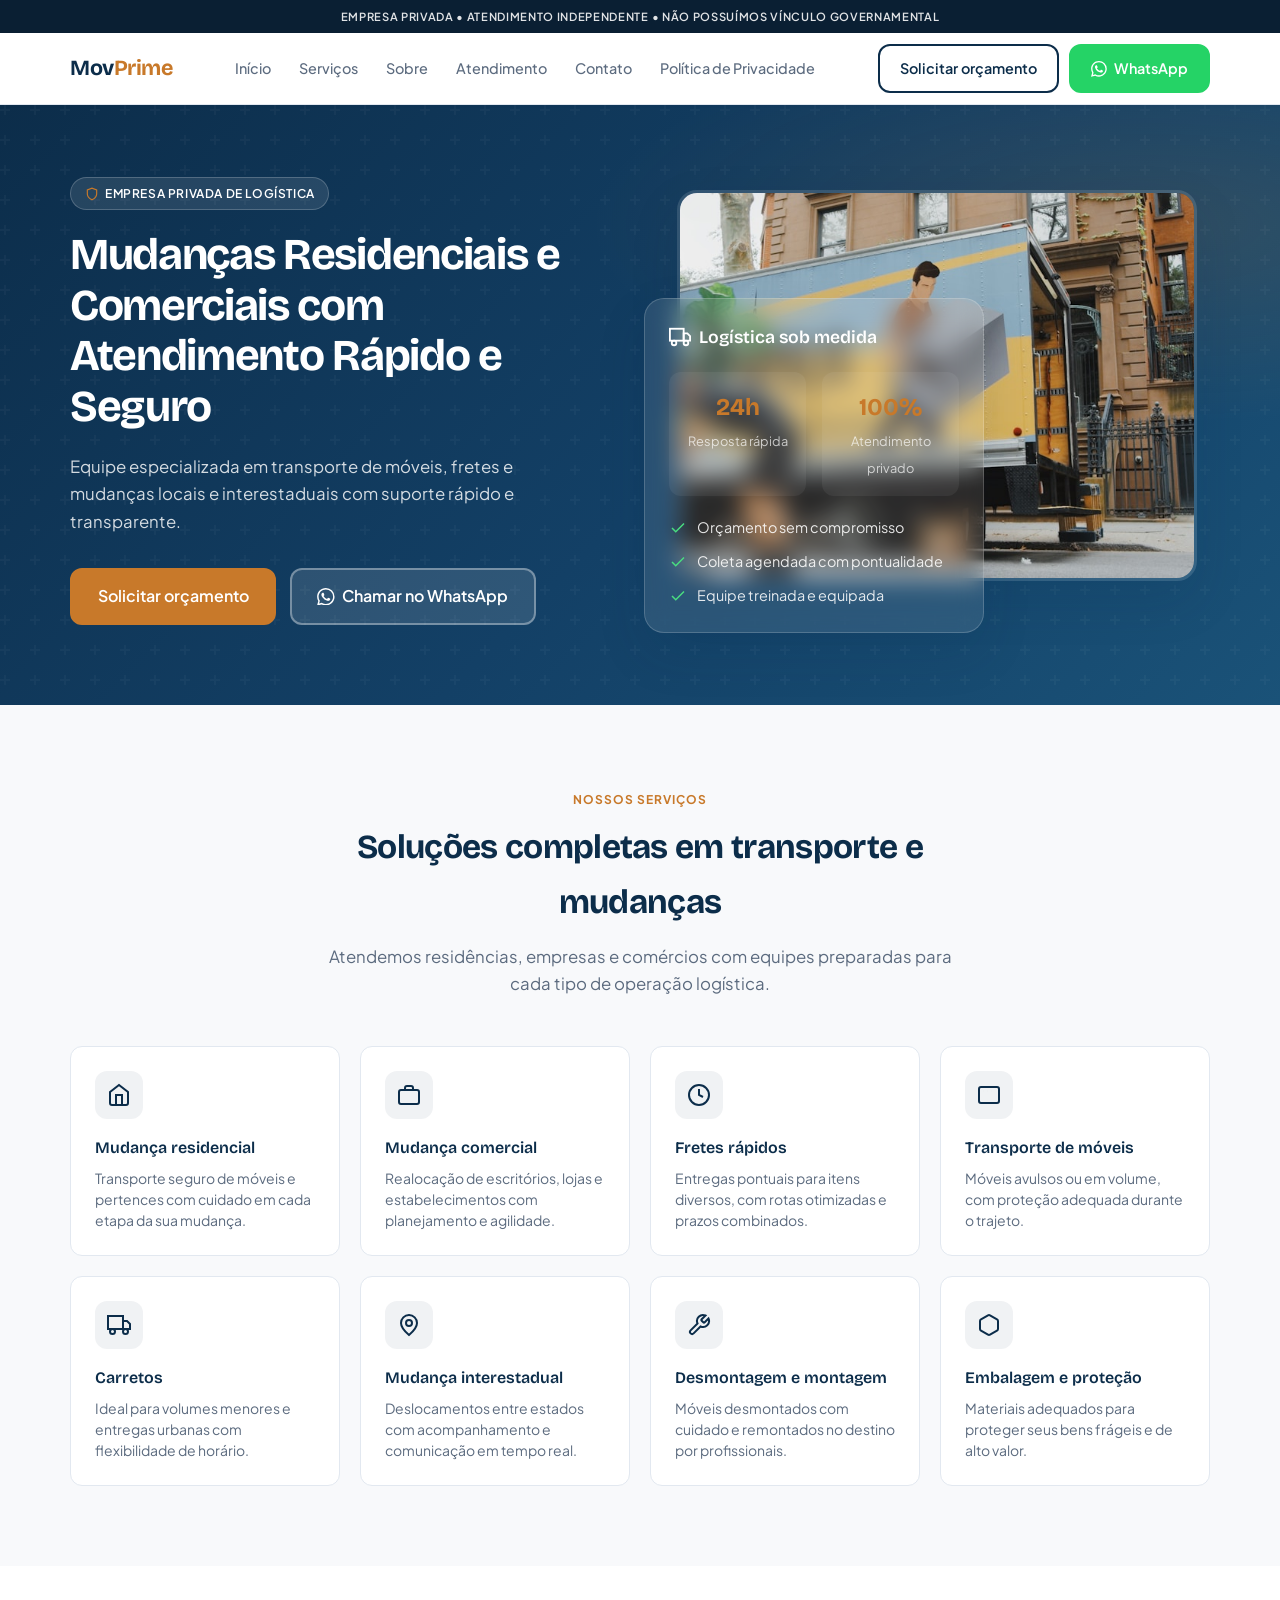
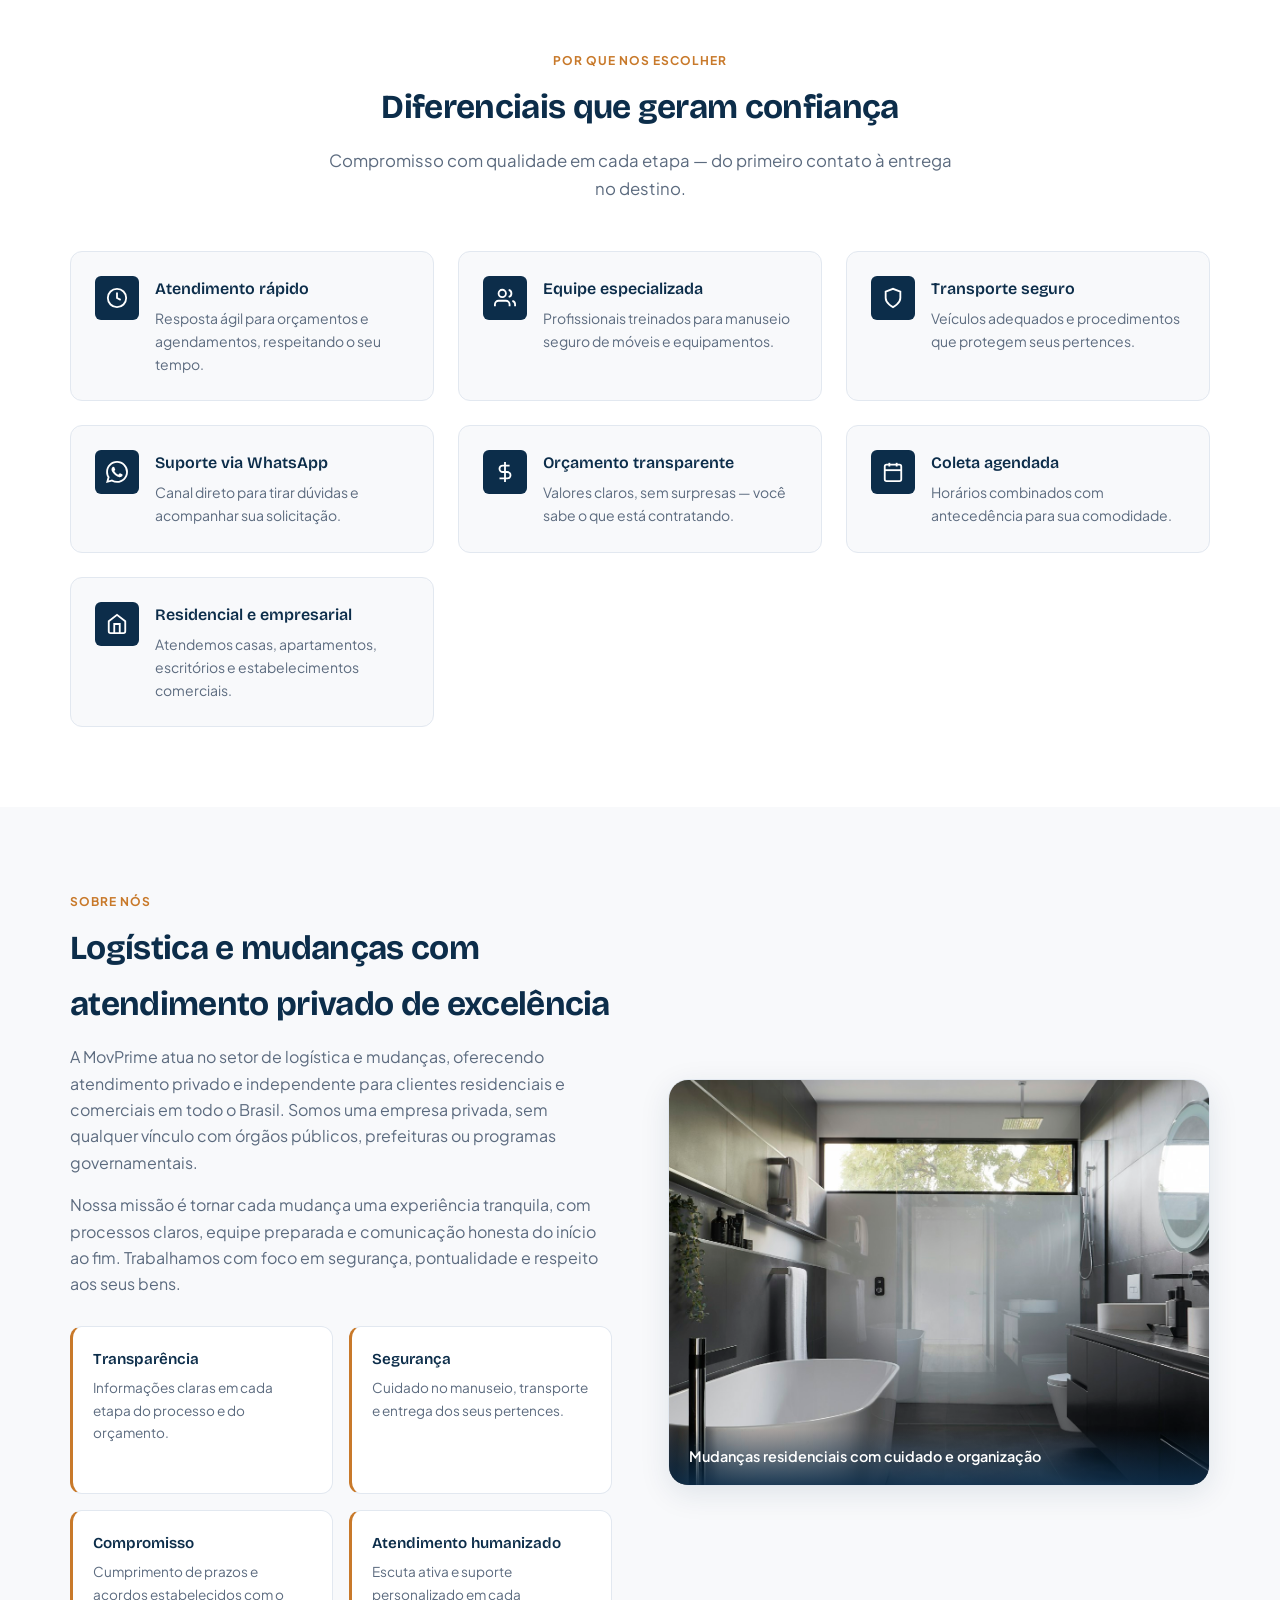
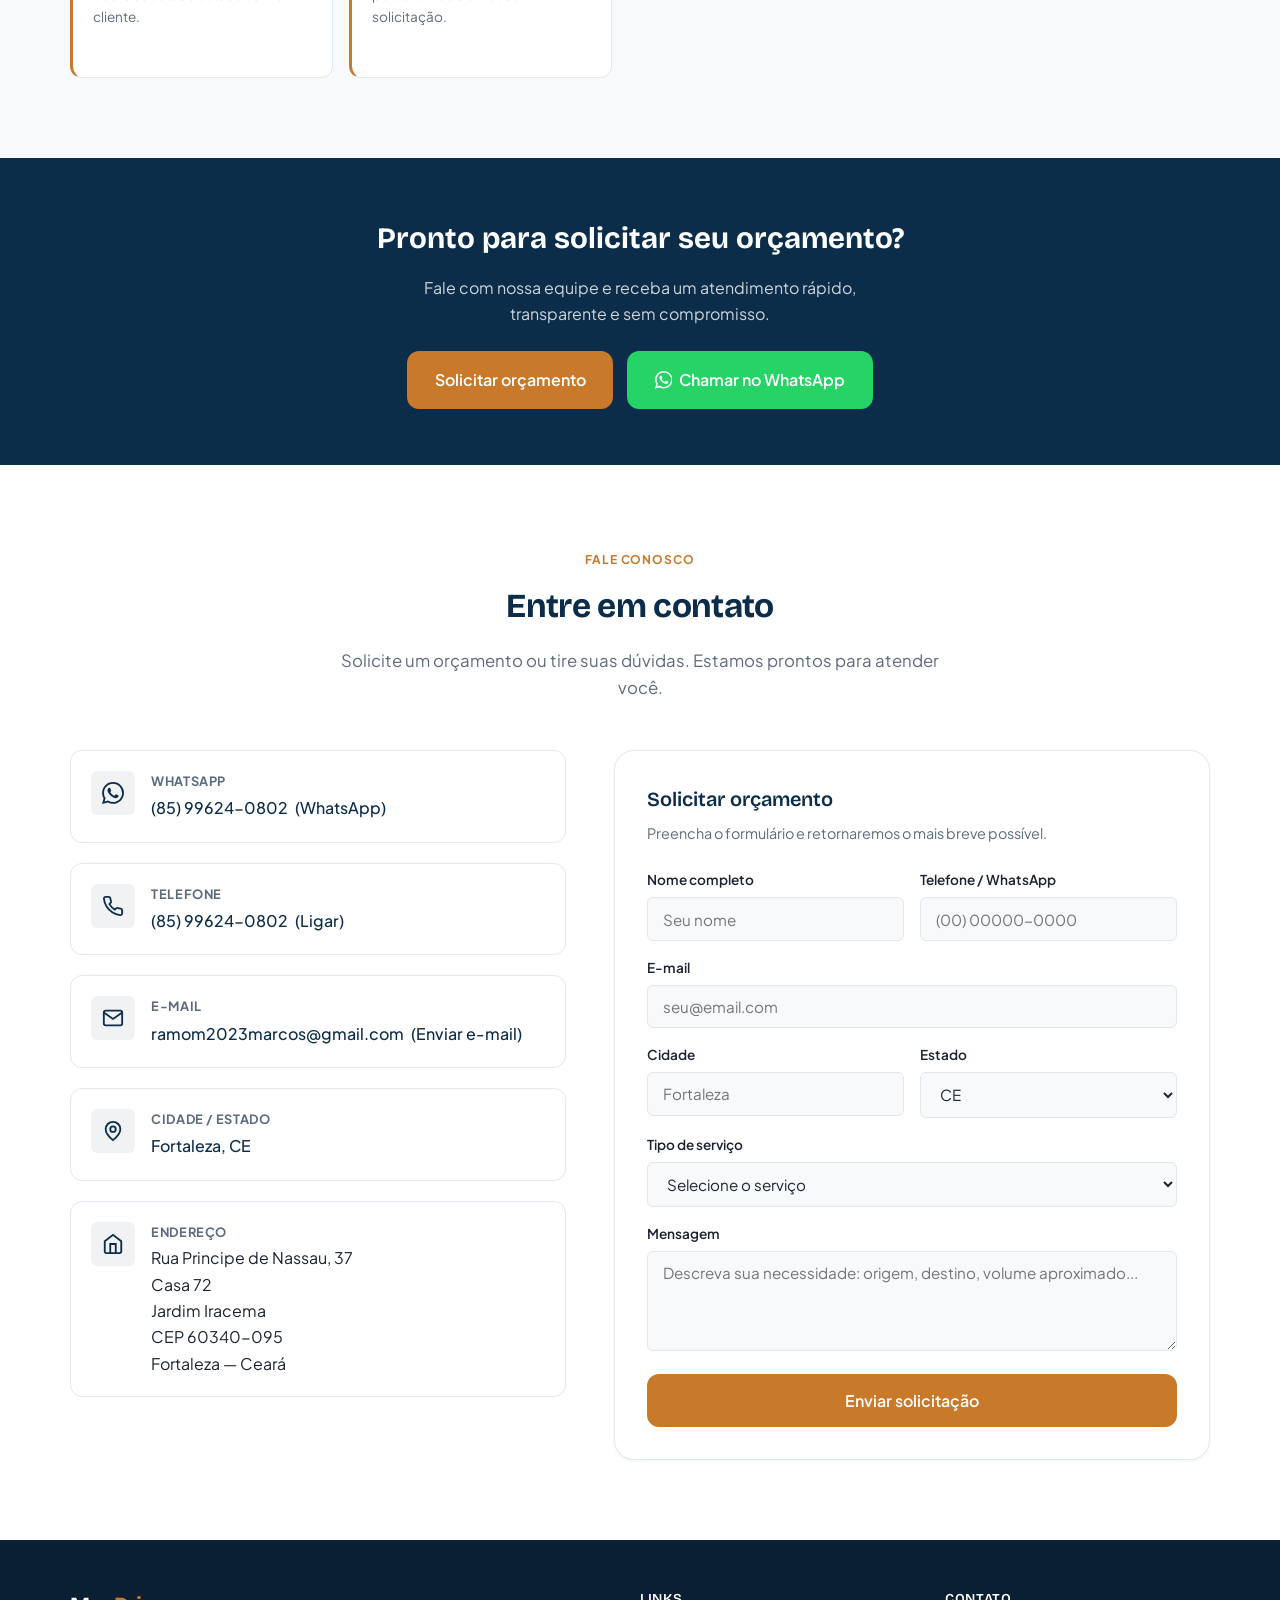
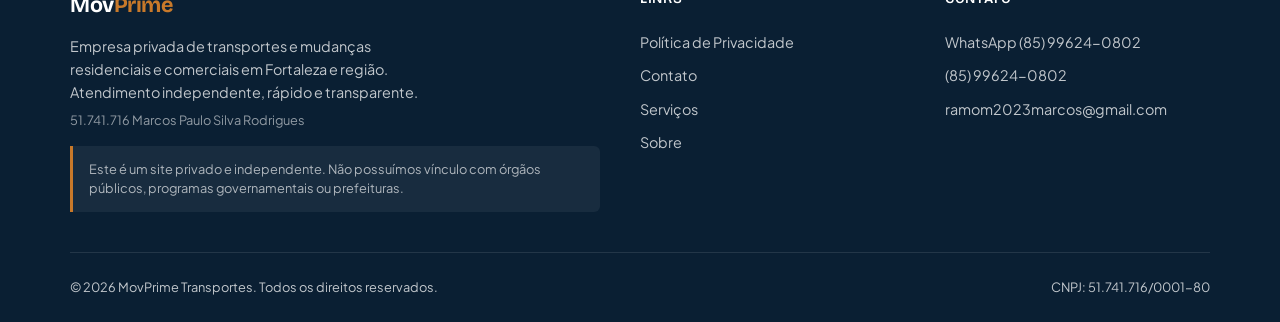
<file: index.html>
<!DOCTYPE html>
<html lang="pt-BR">
<head>
  <meta charset="UTF-8">
  <meta name="viewport" content="width=device-width, initial-scale=1.0">
  <meta name="description" content="Mudanças residenciais e comerciais com atendimento rápido e seguro. Fretes, carretos e transporte de móveis locais e interestaduais. Empresa privada de logística no Brasil.">
  <meta name="robots" content="index, follow">
  <meta name="theme-color" content="#0c2d4a">
  <title>MovPrime | Mudanças Residenciais e Comerciais</title>
  <link rel="preconnect" href="https://fonts.googleapis.com">
  <link rel="preconnect" href="https://fonts.gstatic.com" crossorigin>
  <link href="https://fonts.googleapis.com/css2?family=Bricolage+Grotesque:wght@600;700&family=Plus+Jakarta+Sans:wght@400;500;600;700&display=swap" rel="stylesheet">
  <link rel="stylesheet" href="assets/css/style.css">
</head>
<body>

  <!-- Aviso no topo -->
  <div class="topbar" role="note" aria-label="Aviso institucional">
    Empresa privada • Atendimento independente • Não possuímos vínculo governamental
  </div>

  <!-- Header -->
  <header class="header" role="banner">
    <div class="container header__inner">
      <a href="#inicio" class="logo" aria-label="MovPrime — Página inicial">Mov<span>Prime</span></a>

      <nav class="nav" id="main-nav" aria-label="Menu principal">
        <a href="#inicio" class="nav__link">Início</a>
        <a href="#servicos" class="nav__link">Serviços</a>
        <a href="#sobre" class="nav__link">Sobre</a>
        <a href="#atendimento" class="nav__link">Atendimento</a>
        <a href="#contato" class="nav__link">Contato</a>
        <a href="politica-privacidade.html" class="nav__link">Política de Privacidade</a>
      </nav>

      <div class="header__actions">
        <a href="#contato" class="btn btn--outline">Solicitar orçamento</a>
        <a href="#contato" class="btn btn--whatsapp" id="btn-whatsapp-header" aria-label="Chamar no WhatsApp">
          <svg xmlns="http://www.w3.org/2000/svg" viewBox="0 0 24 24" fill="currentColor" aria-hidden="true"><path d="M17.472 14.382c-.297-.149-1.758-.867-2.03-.967-.273-.099-.471-.148-.67.15-.197.297-.767.966-.94 1.164-.173.199-.347.223-.644.075-.297-.15-1.255-.463-2.39-1.475-.883-.788-1.48-1.761-1.653-2.059-.173-.297-.018-.458.13-.606.134-.133.298-.347.446-.52.149-.174.198-.298.298-.497.099-.198.05-.371-.025-.52-.075-.149-.669-1.612-.916-2.207-.242-.579-.487-.5-.669-.51-.173-.008-.371-.01-.57-.01-.198 0-.52.074-.792.372-.272.297-1.04 1.016-1.04 2.479 0 1.462 1.065 2.875 1.213 3.074.149.198 2.096 3.2 5.077 4.487.709.306 1.262.489 1.694.625.712.227 1.36.195 1.871.118.571-.085 1.758-.719 2.006-1.413.248-.694.248-1.289.173-1.413-.074-.124-.272-.198-.57-.347m-5.421 7.403h-.004a9.87 9.87 0 01-5.031-1.378l-.361-.214-3.741.982.998-3.648-.235-.374a9.86 9.86 0 01-1.51-5.26c.001-5.45 4.436-9.884 9.888-9.884 2.64 0 5.122 1.03 6.988 2.898a9.825 9.825 0 012.893 6.994c-.003 5.45-4.435 9.884-9.885 9.884m8.413-18.297A11.815 11.815 0 0012.05 0C5.495 0 .16 5.335.157 11.892c0 2.096.547 4.142 1.588 5.945L.057 24l6.305-1.654a11.882 11.882 0 005.683 1.448h.005c6.554 0 11.89-5.335 11.893-11.893a11.821 11.821 0 00-3.48-8.413z"/></svg>
          WhatsApp
        </a>
        <button class="menu-toggle" type="button" aria-expanded="false" aria-controls="main-nav" aria-label="Abrir menu">
          <span></span><span></span><span></span>
        </button>
      </div>
    </div>
  </header>

  <main>
    <!-- Hero -->
    <section class="hero" id="inicio" aria-labelledby="hero-title">
      <div class="container hero__grid">
        <div class="hero__content">
          <div class="hero__badge">
            <svg xmlns="http://www.w3.org/2000/svg" viewBox="0 0 24 24" fill="none" stroke="currentColor" stroke-width="2" aria-hidden="true"><path d="M12 22s8-4 8-10V5l-8-3-8 3v7c0 6 8 10 8 10z"/></svg>
            Empresa privada de logística
          </div>
          <h1 id="hero-title">Mudanças Residenciais e Comerciais com Atendimento Rápido e Seguro</h1>
          <p class="hero__subtitle">Equipe especializada em transporte de móveis, fretes e mudanças locais e interestaduais com suporte rápido e transparente.</p>
          <div class="hero__cta">
            <a href="#contato" class="btn btn--primary btn--lg">Solicitar orçamento</a>
            <a href="#contato" class="btn btn--ghost btn--lg" id="btn-whatsapp-hero">
              <svg xmlns="http://www.w3.org/2000/svg" viewBox="0 0 24 24" fill="currentColor" width="20" height="20" aria-hidden="true"><path d="M17.472 14.382c-.297-.149-1.758-.867-2.03-.967-.273-.099-.471-.148-.67.15-.197.297-.767.966-.94 1.164-.173.199-.347.223-.644.075-.297-.15-1.255-.463-2.39-1.475-.883-.788-1.48-1.761-1.653-2.059-.173-.297-.018-.458.13-.606.134-.133.298-.347.446-.52.149-.174.198-.298.298-.497.099-.198.05-.371-.025-.52-.075-.149-.669-1.612-.916-2.207-.242-.579-.487-.5-.669-.51-.173-.008-.371-.01-.57-.01-.198 0-.52.074-.792.372-.272.297-1.04 1.016-1.04 2.479 0 1.462 1.065 2.875 1.213 3.074.149.198 2.096 3.2 5.077 4.487.709.306 1.262.489 1.694.625.712.227 1.36.195 1.871.118.571-.085 1.758-.719 2.006-1.413.248-.694.248-1.289.173-1.413-.074-.124-.272-.198-.57-.347m-5.421 7.403h-.004a9.87 9.87 0 01-5.031-1.378l-.361-.214-3.741.982.998-3.648-.235-.374a9.86 9.86 0 01-1.51-5.26c.001-5.45 4.436-9.884 9.888-9.884 2.64 0 5.122 1.03 6.988 2.898a9.825 9.825 0 012.893 6.994c-.003 5.45-4.435 9.884-9.885 9.884m8.413-18.297A11.815 11.815 0 0012.05 0C5.495 0 .16 5.335.157 11.892c0 2.096.547 4.142 1.588 5.945L.057 24l6.305-1.654a11.882 11.882 0 005.683 1.448h.005c6.554 0 11.89-5.335 11.893-11.893a11.821 11.821 0 00-3.48-8.413z"/></svg>
              Chamar no WhatsApp
            </a>
          </div>
        </div>

        <div class="hero__visual">
          <figure class="hero__photo">
            <img
              src="assets/images/mudanca-caminhao.jpg"
              alt="Caminhão de mudança carregado com móveis e caixas para transporte seguro"
              width="600"
              height="450"
              loading="eager"
              fetchpriority="high"
            >
          </figure>
          <div class="hero__card">
            <p class="hero__card-title">
              <svg xmlns="http://www.w3.org/2000/svg" width="22" height="22" viewBox="0 0 24 24" fill="none" stroke="currentColor" stroke-width="2"><rect x="1" y="3" width="15" height="13"/><polygon points="16 8 20 8 23 11 23 16 16 16 16 8"/><circle cx="5.5" cy="18.5" r="2.5"/><circle cx="18.5" cy="18.5" r="2.5"/></svg>
              Logística sob medida
            </p>
            <div class="hero__stats">
              <div class="hero__stat"><strong>24h</strong><span>Resposta rápida</span></div>
              <div class="hero__stat"><strong>100%</strong><span>Atendimento privado</span></div>
            </div>
            <ul class="hero__features">
              <li class="hero__feature">
                <svg xmlns="http://www.w3.org/2000/svg" viewBox="0 0 24 24" fill="none" stroke="currentColor" stroke-width="2"><polyline points="20 6 9 17 4 12"/></svg>
                Orçamento sem compromisso
              </li>
              <li class="hero__feature">
                <svg xmlns="http://www.w3.org/2000/svg" viewBox="0 0 24 24" fill="none" stroke="currentColor" stroke-width="2"><polyline points="20 6 9 17 4 12"/></svg>
                Coleta agendada com pontualidade
              </li>
              <li class="hero__feature">
                <svg xmlns="http://www.w3.org/2000/svg" viewBox="0 0 24 24" fill="none" stroke="currentColor" stroke-width="2"><polyline points="20 6 9 17 4 12"/></svg>
                Equipe treinada e equipada
              </li>
            </ul>
          </div>
        </div>
      </div>
    </section>

    <!-- Serviços -->
    <section class="section" id="servicos" aria-labelledby="servicos-title">
      <div class="container">
        <header class="section__header">
          <span class="section__label">Nossos serviços</span>
          <h2 class="section__title" id="servicos-title">Soluções completas em transporte e mudanças</h2>
          <p class="section__desc">Atendemos residências, empresas e comércios com equipes preparadas para cada tipo de operação logística.</p>
        </header>

        <div class="services-grid">
          <article class="service-card">
            <div class="service-card__icon" aria-hidden="true">
              <svg xmlns="http://www.w3.org/2000/svg" viewBox="0 0 24 24" fill="none" stroke="currentColor" stroke-width="2"><path d="M3 9l9-7 9 7v11a2 2 0 01-2 2H5a2 2 0 01-2-2z"/><polyline points="9 22 9 12 15 12 15 22"/></svg>
            </div>
            <h3>Mudança residencial</h3>
            <p>Transporte seguro de móveis e pertences com cuidado em cada etapa da sua mudança.</p>
          </article>

          <article class="service-card">
            <div class="service-card__icon" aria-hidden="true">
              <svg xmlns="http://www.w3.org/2000/svg" viewBox="0 0 24 24" fill="none" stroke="currentColor" stroke-width="2"><rect x="2" y="7" width="20" height="14" rx="2"/><path d="M16 7V5a2 2 0 00-2-2h-4a2 2 0 00-2 2v2"/></svg>
            </div>
            <h3>Mudança comercial</h3>
            <p>Realocação de escritórios, lojas e estabelecimentos com planejamento e agilidade.</p>
          </article>

          <article class="service-card">
            <div class="service-card__icon" aria-hidden="true">
              <svg xmlns="http://www.w3.org/2000/svg" viewBox="0 0 24 24" fill="none" stroke="currentColor" stroke-width="2"><circle cx="12" cy="12" r="10"/><polyline points="12 6 12 12 16 14"/></svg>
            </div>
            <h3>Fretes rápidos</h3>
            <p>Entregas pontuais para itens diversos, com rotas otimizadas e prazos combinados.</p>
          </article>

          <article class="service-card">
            <div class="service-card__icon" aria-hidden="true">
              <svg xmlns="http://www.w3.org/2000/svg" viewBox="0 0 24 24" fill="none" stroke="currentColor" stroke-width="2"><rect x="2" y="4" width="20" height="16" rx="2"/><path d="M6 8h.01M10 8h.01M14 8h.01"/></svg>
            </div>
            <h3>Transporte de móveis</h3>
            <p>Móveis avulsos ou em volume, com proteção adequada durante o trajeto.</p>
          </article>

          <article class="service-card">
            <div class="service-card__icon" aria-hidden="true">
              <svg xmlns="http://www.w3.org/2000/svg" viewBox="0 0 24 24" fill="none" stroke="currentColor" stroke-width="2"><rect x="1" y="3" width="15" height="13"/><polygon points="16 8 20 8 23 11 23 16 16 16 16 8"/><circle cx="5.5" cy="18.5" r="2.5"/><circle cx="18.5" cy="18.5" r="2.5"/></svg>
            </div>
            <h3>Carretos</h3>
            <p>Ideal para volumes menores e entregas urbanas com flexibilidade de horário.</p>
          </article>

          <article class="service-card">
            <div class="service-card__icon" aria-hidden="true">
              <svg xmlns="http://www.w3.org/2000/svg" viewBox="0 0 24 24" fill="none" stroke="currentColor" stroke-width="2"><circle cx="12" cy="10" r="3"/><path d="M12 2a8 8 0 00-8 8c0 5.25 8 12 8 12s8-6.75 8-12a8 8 0 00-8-8z"/></svg>
            </div>
            <h3>Mudança interestadual</h3>
            <p>Deslocamentos entre estados com acompanhamento e comunicação em tempo real.</p>
          </article>

          <article class="service-card">
            <div class="service-card__icon" aria-hidden="true">
              <svg xmlns="http://www.w3.org/2000/svg" viewBox="0 0 24 24" fill="none" stroke="currentColor" stroke-width="2"><path d="M14.7 6.3a1 1 0 000 1.4l1.6 1.6a1 1 0 001.4 0l3.77-3.77a6 6 0 01-7.94 7.94l-6.91 6.91a2.12 2.12 0 01-3-3l6.91-6.91a6 6 0 017.94-7.94l-3.76 3.76z"/></svg>
            </div>
            <h3>Desmontagem e montagem</h3>
            <p>Móveis desmontados com cuidado e remontados no destino por profissionais.</p>
          </article>

          <article class="service-card">
            <div class="service-card__icon" aria-hidden="true">
              <svg xmlns="http://www.w3.org/2000/svg" viewBox="0 0 24 24" fill="none" stroke="currentColor" stroke-width="2"><path d="M21 16V8a2 2 0 00-1-1.73l-7-4a2 2 0 00-2 0l-7 4A2 2 0 003 8v8a2 2 0 001 1.73l7 4a2 2 0 002 0l7-4A2 2 0 0021 16z"/></svg>
            </div>
            <h3>Embalagem e proteção</h3>
            <p>Materiais adequados para proteger seus bens frágeis e de alto valor.</p>
          </article>
        </div>
      </div>
    </section>

    <!-- Diferenciais -->
    <section class="section section--alt" id="atendimento" aria-labelledby="diff-title">
      <div class="container">
        <header class="section__header">
          <span class="section__label">Por que nos escolher</span>
          <h2 class="section__title" id="diff-title">Diferenciais que geram confiança</h2>
          <p class="section__desc">Compromisso com qualidade em cada etapa — do primeiro contato à entrega no destino.</p>
        </header>

        <div class="diff-grid">
          <div class="diff-item">
            <div class="diff-item__icon" aria-hidden="true">
              <svg xmlns="http://www.w3.org/2000/svg" viewBox="0 0 24 24" fill="none" stroke="currentColor" stroke-width="2"><circle cx="12" cy="12" r="10"/><polyline points="12 6 12 12 16 14"/></svg>
            </div>
            <div>
              <h3>Atendimento rápido</h3>
              <p>Resposta ágil para orçamentos e agendamentos, respeitando o seu tempo.</p>
            </div>
          </div>

          <div class="diff-item">
            <div class="diff-item__icon" aria-hidden="true">
              <svg xmlns="http://www.w3.org/2000/svg" viewBox="0 0 24 24" fill="none" stroke="currentColor" stroke-width="2"><path d="M17 21v-2a4 4 0 00-4-4H5a4 4 0 00-4 4v2"/><circle cx="9" cy="7" r="4"/><path d="M23 21v-2a4 4 0 00-3-3.87"/><path d="M16 3.13a4 4 0 010 7.75"/></svg>
            </div>
            <div>
              <h3>Equipe especializada</h3>
              <p>Profissionais treinados para manuseio seguro de móveis e equipamentos.</p>
            </div>
          </div>

          <div class="diff-item">
            <div class="diff-item__icon" aria-hidden="true">
              <svg xmlns="http://www.w3.org/2000/svg" viewBox="0 0 24 24" fill="none" stroke="currentColor" stroke-width="2"><path d="M12 22s8-4 8-10V5l-8-3-8 3v7c0 6 8 10 8 10z"/></svg>
            </div>
            <div>
              <h3>Transporte seguro</h3>
              <p>Veículos adequados e procedimentos que protegem seus pertences.</p>
            </div>
          </div>

          <div class="diff-item">
            <div class="diff-item__icon" aria-hidden="true">
              <svg xmlns="http://www.w3.org/2000/svg" viewBox="0 0 24 24" fill="currentColor"><path d="M17.472 14.382c-.297-.149-1.758-.867-2.03-.967-.273-.099-.471-.148-.67.15-.197.297-.767.966-.94 1.164-.173.199-.347.223-.644.075-.297-.15-1.255-.463-2.39-1.475-.883-.788-1.48-1.761-1.653-2.059-.173-.297-.018-.458.13-.606.134-.133.298-.347.446-.52.149-.174.198-.298.298-.497.099-.198.05-.371-.025-.52-.075-.149-.669-1.612-.916-2.207-.242-.579-.487-.5-.669-.51-.173-.008-.371-.01-.57-.01-.198 0-.52.074-.792.372-.272.297-1.04 1.016-1.04 2.479 0 1.462 1.065 2.875 1.213 3.074.149.198 2.096 3.2 5.077 4.487.709.306 1.262.489 1.694.625.712.227 1.36.195 1.871.118.571-.085 1.758-.719 2.006-1.413.248-.694.248-1.289.173-1.413-.074-.124-.272-.198-.57-.347m-5.421 7.403h-.004a9.87 9.87 0 01-5.031-1.378l-.361-.214-3.741.982.998-3.648-.235-.374a9.86 9.86 0 01-1.51-5.26c.001-5.45 4.436-9.884 9.888-9.884 2.64 0 5.122 1.03 6.988 2.898a9.825 9.825 0 012.893 6.994c-.003 5.45-4.435 9.884-9.885 9.884m8.413-18.297A11.815 11.815 0 0012.05 0C5.495 0 .16 5.335.157 11.892c0 2.096.547 4.142 1.588 5.945L.057 24l6.305-1.654a11.882 11.882 0 005.683 1.448h.005c6.554 0 11.89-5.335 11.893-11.893a11.821 11.821 0 00-3.48-8.413z"/></svg>
            </div>
            <div>
              <h3>Suporte via WhatsApp</h3>
              <p>Canal direto para tirar dúvidas e acompanhar sua solicitação.</p>
            </div>
          </div>

          <div class="diff-item">
            <div class="diff-item__icon" aria-hidden="true">
              <svg xmlns="http://www.w3.org/2000/svg" viewBox="0 0 24 24" fill="none" stroke="currentColor" stroke-width="2"><line x1="12" y1="1" x2="12" y2="23"/><path d="M17 5H9.5a3.5 3.5 0 000 7h5a3.5 3.5 0 010 7H6"/></svg>
            </div>
            <div>
              <h3>Orçamento transparente</h3>
              <p>Valores claros, sem surpresas — você sabe o que está contratando.</p>
            </div>
          </div>

          <div class="diff-item">
            <div class="diff-item__icon" aria-hidden="true">
              <svg xmlns="http://www.w3.org/2000/svg" viewBox="0 0 24 24" fill="none" stroke="currentColor" stroke-width="2"><rect x="3" y="4" width="18" height="18" rx="2"/><line x1="16" y1="2" x2="16" y2="6"/><line x1="8" y1="2" x2="8" y2="6"/><line x1="3" y1="10" x2="21" y2="10"/></svg>
            </div>
            <div>
              <h3>Coleta agendada</h3>
              <p>Horários combinados com antecedência para sua comodidade.</p>
            </div>
          </div>

          <div class="diff-item">
            <div class="diff-item__icon" aria-hidden="true">
              <svg xmlns="http://www.w3.org/2000/svg" viewBox="0 0 24 24" fill="none" stroke="currentColor" stroke-width="2"><path d="M3 9l9-7 9 7v11a2 2 0 01-2 2H5a2 2 0 01-2-2z"/><path d="M9 22V12h6v10"/></svg>
            </div>
            <div>
              <h3>Residencial e empresarial</h3>
              <p>Atendemos casas, apartamentos, escritórios e estabelecimentos comerciais.</p>
            </div>
          </div>
        </div>
      </div>
    </section>

    <!-- Sobre -->
    <section class="section" id="sobre" aria-labelledby="sobre-title">
      <div class="container about-grid">
        <div class="about__content">
          <span class="section__label">Sobre nós</span>
          <h2 class="section__title" id="sobre-title">Logística e mudanças com atendimento privado de excelência</h2>
          <p>A MovPrime atua no setor de logística e mudanças, oferecendo atendimento privado e independente para clientes residenciais e comerciais em todo o Brasil. Somos uma empresa privada, sem qualquer vínculo com órgãos públicos, prefeituras ou programas governamentais.</p>
          <p>Nossa missão é tornar cada mudança uma experiência tranquila, com processos claros, equipe preparada e comunicação honesta do início ao fim. Trabalhamos com foco em segurança, pontualidade e respeito aos seus bens.</p>

          <div class="values-grid">
            <div class="value-card">
              <h3>Transparência</h3>
              <p>Informações claras em cada etapa do processo e do orçamento.</p>
            </div>
            <div class="value-card">
              <h3>Segurança</h3>
              <p>Cuidado no manuseio, transporte e entrega dos seus pertences.</p>
            </div>
            <div class="value-card">
              <h3>Compromisso</h3>
              <p>Cumprimento de prazos e acordos estabelecidos com o cliente.</p>
            </div>
            <div class="value-card">
              <h3>Atendimento humanizado</h3>
              <p>Escuta ativa e suporte personalizado em cada solicitação.</p>
            </div>
          </div>
        </div>

        <figure class="about__image">
          <img
            src="assets/images/mudanca-residencial.jpg"
            alt="Ambiente residencial com caixas organizadas para mudança e transporte de móveis"
            width="560"
            height="420"
            loading="lazy"
          >
          <figcaption class="about__caption">Mudanças residenciais com cuidado e organização</figcaption>
        </figure>
      </div>
    </section>

    <!-- CTA -->
    <section class="cta-band" aria-label="Chamada para ação">
      <div class="container">
        <h2>Pronto para solicitar seu orçamento?</h2>
        <p>Fale com nossa equipe e receba um atendimento rápido, transparente e sem compromisso.</p>
        <div class="cta-band__actions">
          <a href="#contato" class="btn btn--primary btn--lg">Solicitar orçamento</a>
          <a href="#contato" class="btn btn--whatsapp btn--lg" id="btn-whatsapp-cta">
            <svg xmlns="http://www.w3.org/2000/svg" viewBox="0 0 24 24" fill="currentColor" aria-hidden="true"><path d="M17.472 14.382c-.297-.149-1.758-.867-2.03-.967-.273-.099-.471-.148-.67.15-.197.297-.767.966-.94 1.164-.173.199-.347.223-.644.075-.297-.15-1.255-.463-2.39-1.475-.883-.788-1.48-1.761-1.653-2.059-.173-.297-.018-.458.13-.606.134-.133.298-.347.446-.52.149-.174.198-.298.298-.497.099-.198.05-.371-.025-.52-.075-.149-.669-1.612-.916-2.207-.242-.579-.487-.5-.669-.51-.173-.008-.371-.01-.57-.01-.198 0-.52.074-.792.372-.272.297-1.04 1.016-1.04 2.479 0 1.462 1.065 2.875 1.213 3.074.149.198 2.096 3.2 5.077 4.487.709.306 1.262.489 1.694.625.712.227 1.36.195 1.871.118.571-.085 1.758-.719 2.006-1.413.248-.694.248-1.289.173-1.413-.074-.124-.272-.198-.57-.347m-5.421 7.403h-.004a9.87 9.87 0 01-5.031-1.378l-.361-.214-3.741.982.998-3.648-.235-.374a9.86 9.86 0 01-1.51-5.26c.001-5.45 4.436-9.884 9.888-9.884 2.64 0 5.122 1.03 6.988 2.898a9.825 9.825 0 012.893 6.994c-.003 5.45-4.435 9.884-9.885 9.884m8.413-18.297A11.815 11.815 0 0012.05 0C5.495 0 .16 5.335.157 11.892c0 2.096.547 4.142 1.588 5.945L.057 24l6.305-1.654a11.882 11.882 0 005.683 1.448h.005c6.554 0 11.89-5.335 11.893-11.893a11.821 11.821 0 00-3.48-8.413z"/></svg>
            Chamar no WhatsApp
          </a>
        </div>
      </div>
    </section>

    <!-- Contato -->
    <section class="section section--alt" id="contato" aria-labelledby="contato-title">
      <div class="container">
        <header class="section__header">
          <span class="section__label">Fale conosco</span>
          <h2 class="section__title" id="contato-title">Entre em contato</h2>
          <p class="section__desc">Solicite um orçamento ou tire suas dúvidas. Estamos prontos para atender você.</p>
        </header>

        <div class="contact-grid">
          <div class="contact-info">
            <div class="contact-item">
              <div class="contact-item__icon" aria-hidden="true">
                <svg xmlns="http://www.w3.org/2000/svg" viewBox="0 0 24 24" fill="currentColor"><path d="M17.472 14.382c-.297-.149-1.758-.867-2.03-.967-.273-.099-.471-.148-.67.15-.197.297-.767.966-.94 1.164-.173.199-.347.223-.644.075-.297-.15-1.255-.463-2.39-1.475-.883-.788-1.48-1.761-1.653-2.059-.173-.297-.018-.458.13-.606.134-.133.298-.347.446-.52.149-.174.198-.298.298-.497.099-.198.05-.371-.025-.52-.075-.149-.669-1.612-.916-2.207-.242-.579-.487-.5-.669-.51-.173-.008-.371-.01-.57-.01-.198 0-.52.074-.792.372-.272.297-1.04 1.016-1.04 2.479 0 1.462 1.065 2.875 1.213 3.074.149.198 2.096 3.2 5.077 4.487.709.306 1.262.489 1.694.625.712.227 1.36.195 1.871.118.571-.085 1.758-.719 2.006-1.413.248-.694.248-1.289.173-1.413-.074-.124-.272-.198-.57-.347m-5.421 7.403h-.004a9.87 9.87 0 01-5.031-1.378l-.361-.214-3.741.982.998-3.648-.235-.374a9.86 9.86 0 01-1.51-5.26c.001-5.45 4.436-9.884 9.888-9.884 2.64 0 5.122 1.03 6.988 2.898a9.825 9.825 0 012.893 6.994c-.003 5.45-4.435 9.884-9.885 9.884m8.413-18.297A11.815 11.815 0 0012.05 0C5.495 0 .16 5.335.157 11.892c0 2.096.547 4.142 1.588 5.945L.057 24l6.305-1.654a11.882 11.882 0 005.683 1.448h.005c6.554 0 11.89-5.335 11.893-11.893a11.821 11.821 0 00-3.48-8.413z"/></svg>
              </div>
              <div>
                <h3>WhatsApp</h3>
                <p class="placeholder" id="contact-whatsapp" data-field="whatsapp">—</p>
              </div>
            </div>

            <div class="contact-item">
              <div class="contact-item__icon" aria-hidden="true">
                <svg xmlns="http://www.w3.org/2000/svg" viewBox="0 0 24 24" fill="none" stroke="currentColor" stroke-width="2"><path d="M22 16.92v3a2 2 0 01-2.18 2 19.79 19.79 0 01-8.63-3.07 19.5 19.5 0 01-6-6 19.79 19.79 0 01-3.07-8.67A2 2 0 014.11 2h3a2 2 0 012 1.72c.127.96.361 1.903.7 2.81a2 2 0 01-.45 2.11L8.09 9.91a16 16 0 006 6l1.27-1.27a2 2 0 012.11-.45c.907.339 1.85.573 2.81.7A2 2 0 0122 16.92z"/></svg>
              </div>
              <div>
                <h3>Telefone</h3>
                <p class="placeholder" id="contact-phone" data-field="phone">—</p>
              </div>
            </div>

            <div class="contact-item">
              <div class="contact-item__icon" aria-hidden="true">
                <svg xmlns="http://www.w3.org/2000/svg" viewBox="0 0 24 24" fill="none" stroke="currentColor" stroke-width="2"><path d="M4 4h16c1.1 0 2 .9 2 2v12c0 1.1-.9 2-2 2H4c-1.1 0-2-.9-2-2V6c0-1.1.9-2 2-2z"/><polyline points="22,6 12,13 2,6"/></svg>
              </div>
              <div>
                <h3>E-mail</h3>
                <p class="placeholder" id="contact-email" data-field="email">—</p>
              </div>
            </div>

            <div class="contact-item">
              <div class="contact-item__icon" aria-hidden="true">
                <svg xmlns="http://www.w3.org/2000/svg" viewBox="0 0 24 24" fill="none" stroke="currentColor" stroke-width="2"><circle cx="12" cy="10" r="3"/><path d="M12 2a8 8 0 00-8 8c0 5.25 8 12 8 12s8-6.75 8-12a8 8 0 00-8-8z"/></svg>
              </div>
              <div>
                <h3>Cidade / Estado</h3>
                <p class="placeholder" id="contact-location" data-field="location">—</p>
              </div>
            </div>

            <div class="contact-item contact-item--address">
              <div class="contact-item__icon" aria-hidden="true">
                <svg xmlns="http://www.w3.org/2000/svg" viewBox="0 0 24 24" fill="none" stroke="currentColor" stroke-width="2"><path d="M3 9l9-7 9 7v11a2 2 0 01-2 2H5a2 2 0 01-2-2z"/><polyline points="9 22 9 12 15 12 15 22"/></svg>
              </div>
              <div>
                <h3>Endereço</h3>
                <div class="placeholder contact-item__address" id="contact-address">—</div>
              </div>
            </div>
          </div>

          <div class="form-card">
            <h3>Solicitar orçamento</h3>
            <p>Preencha o formulário e retornaremos o mais breve possível.</p>
            <form id="contact-form" action="#" method="post" novalidate>
              <div class="form-row">
                <div class="form-group">
                  <label for="nome">Nome completo</label>
                  <input type="text" id="nome" name="nome" required autocomplete="name" placeholder="Seu nome">
                </div>
                <div class="form-group">
                  <label for="telefone">Telefone / WhatsApp</label>
                  <input type="tel" id="telefone" name="telefone" required autocomplete="tel" placeholder="(00) 00000-0000">
                </div>
              </div>
              <div class="form-group">
                <label for="email-form">E-mail</label>
                <input type="email" id="email-form" name="email" autocomplete="email" placeholder="seu@email.com">
              </div>
              <div class="form-row">
                <div class="form-group">
                  <label for="cidade">Cidade</label>
                  <input type="text" id="cidade" name="cidade" placeholder="Sua cidade">
                </div>
                <div class="form-group">
                  <label for="estado">Estado</label>
                  <select id="estado" name="estado">
                    <option value="">Selecione</option>
                    <option value="AC">AC</option><option value="AL">AL</option><option value="AP">AP</option>
                    <option value="AM">AM</option><option value="BA">BA</option><option value="CE">CE</option>
                    <option value="DF">DF</option><option value="ES">ES</option><option value="GO">GO</option>
                    <option value="MA">MA</option><option value="MT">MT</option><option value="MS">MS</option>
                    <option value="MG">MG</option><option value="PA">PA</option><option value="PB">PB</option>
                    <option value="PR">PR</option><option value="PE">PE</option><option value="PI">PI</option>
                    <option value="RJ">RJ</option><option value="RN">RN</option><option value="RS">RS</option>
                    <option value="RO">RO</option><option value="RR">RR</option><option value="SC">SC</option>
                    <option value="SP">SP</option><option value="SE">SE</option><option value="TO">TO</option>
                  </select>
                </div>
              </div>
              <div class="form-group">
                <label for="servico">Tipo de serviço</label>
                <select id="servico" name="servico" required>
                  <option value="">Selecione o serviço</option>
                  <option value="residencial">Mudança residencial</option>
                  <option value="comercial">Mudança comercial</option>
                  <option value="frete">Fretes rápidos</option>
                  <option value="moveis">Transporte de móveis</option>
                  <option value="carreto">Carretos</option>
                  <option value="interestadual">Mudança interestadual</option>
                  <option value="montagem">Desmontagem e montagem</option>
                  <option value="embalagem">Embalagem e proteção</option>
                </select>
              </div>
              <div class="form-group">
                <label for="mensagem">Mensagem</label>
                <textarea id="mensagem" name="mensagem" placeholder="Descreva sua necessidade: origem, destino, volume aproximado..."></textarea>
              </div>
              <button type="submit" class="btn btn--primary btn--lg" style="width:100%">Enviar solicitação</button>
              <p id="form-message" class="form-message" hidden role="status"></p>
            </form>
          </div>
        </div>
      </div>
    </section>
  </main>

  <!-- Footer -->
  <footer class="footer" role="contentinfo">
    <div class="container">
      <div class="footer__grid">
        <div>
          <a href="#inicio" class="logo">Mov<span>Prime</span></a>
          <p class="footer__desc">Empresa privada de transportes e mudanças residenciais e comerciais em Fortaleza e região. Atendimento independente, rápido e transparente.</p>
          <p class="footer__legal-name" id="footer-legal"></p>
          <p class="footer__notice">Este é um site privado e independente. Não possuímos vínculo com órgãos públicos, programas governamentais ou prefeituras.</p>
        </div>
        <div>
          <h4>Links</h4>
          <nav class="footer__links" aria-label="Links do rodapé">
            <a href="politica-privacidade.html">Política de Privacidade</a>
            <a href="#contato">Contato</a>
            <a href="#servicos">Serviços</a>
            <a href="#sobre">Sobre</a>
          </nav>
        </div>
        <div>
          <h4>Contato</h4>
          <nav class="footer__links">
            <a href="#contato" id="footer-whatsapp">WhatsApp</a>
            <a href="#contato" id="footer-phone">Telefone</a>
            <a href="#contato" id="footer-email">E-mail</a>
          </nav>
        </div>
      </div>
      <div class="footer__bottom">
        <p>&copy; <span id="year"></span> MovPrime Transportes. Todos os direitos reservados.</p>
        <p id="footer-cnpj">Empresa privada • CNPJ: —</p>
      </div>
    </div>
  </footer>

  <script>
    document.getElementById("year").textContent = new Date().getFullYear();
  </script>
  <script src="assets/js/config.js"></script>
  <script src="assets/js/main.js"></script>
</body>
</html>
</file>
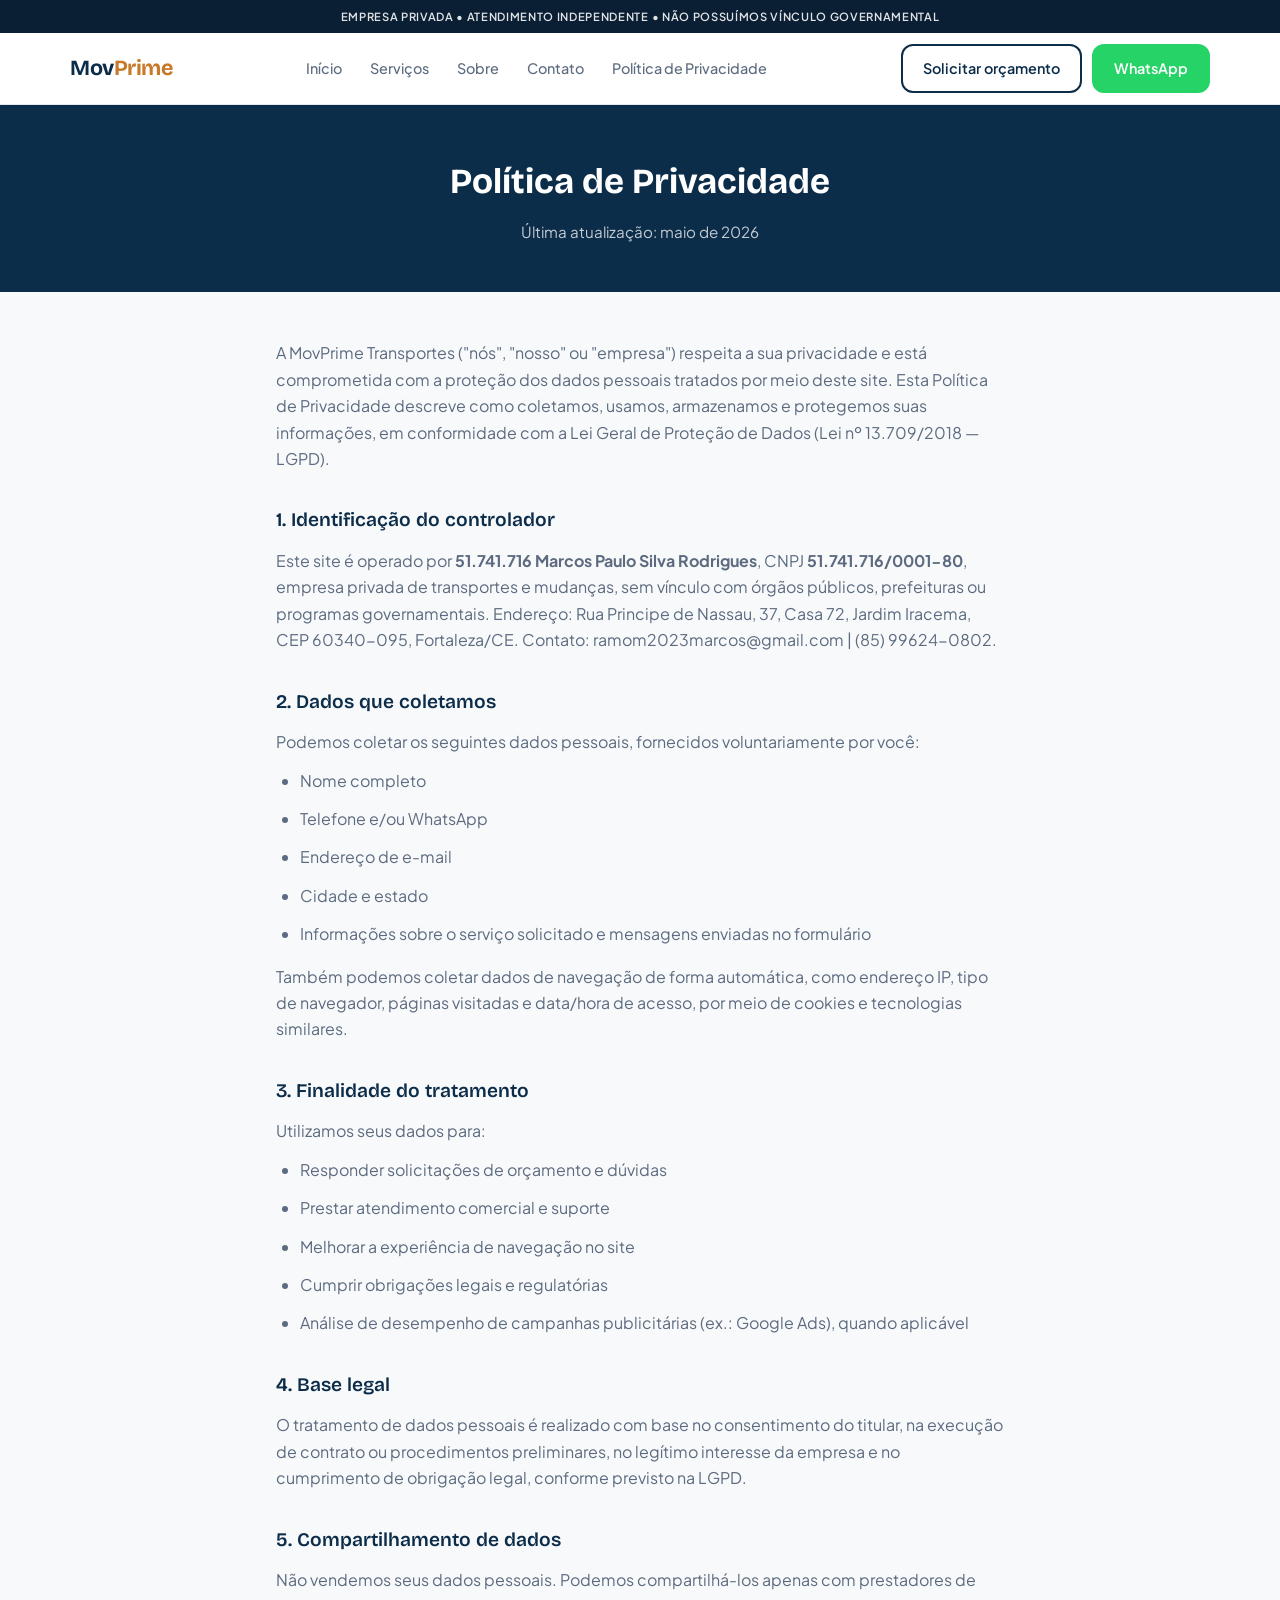
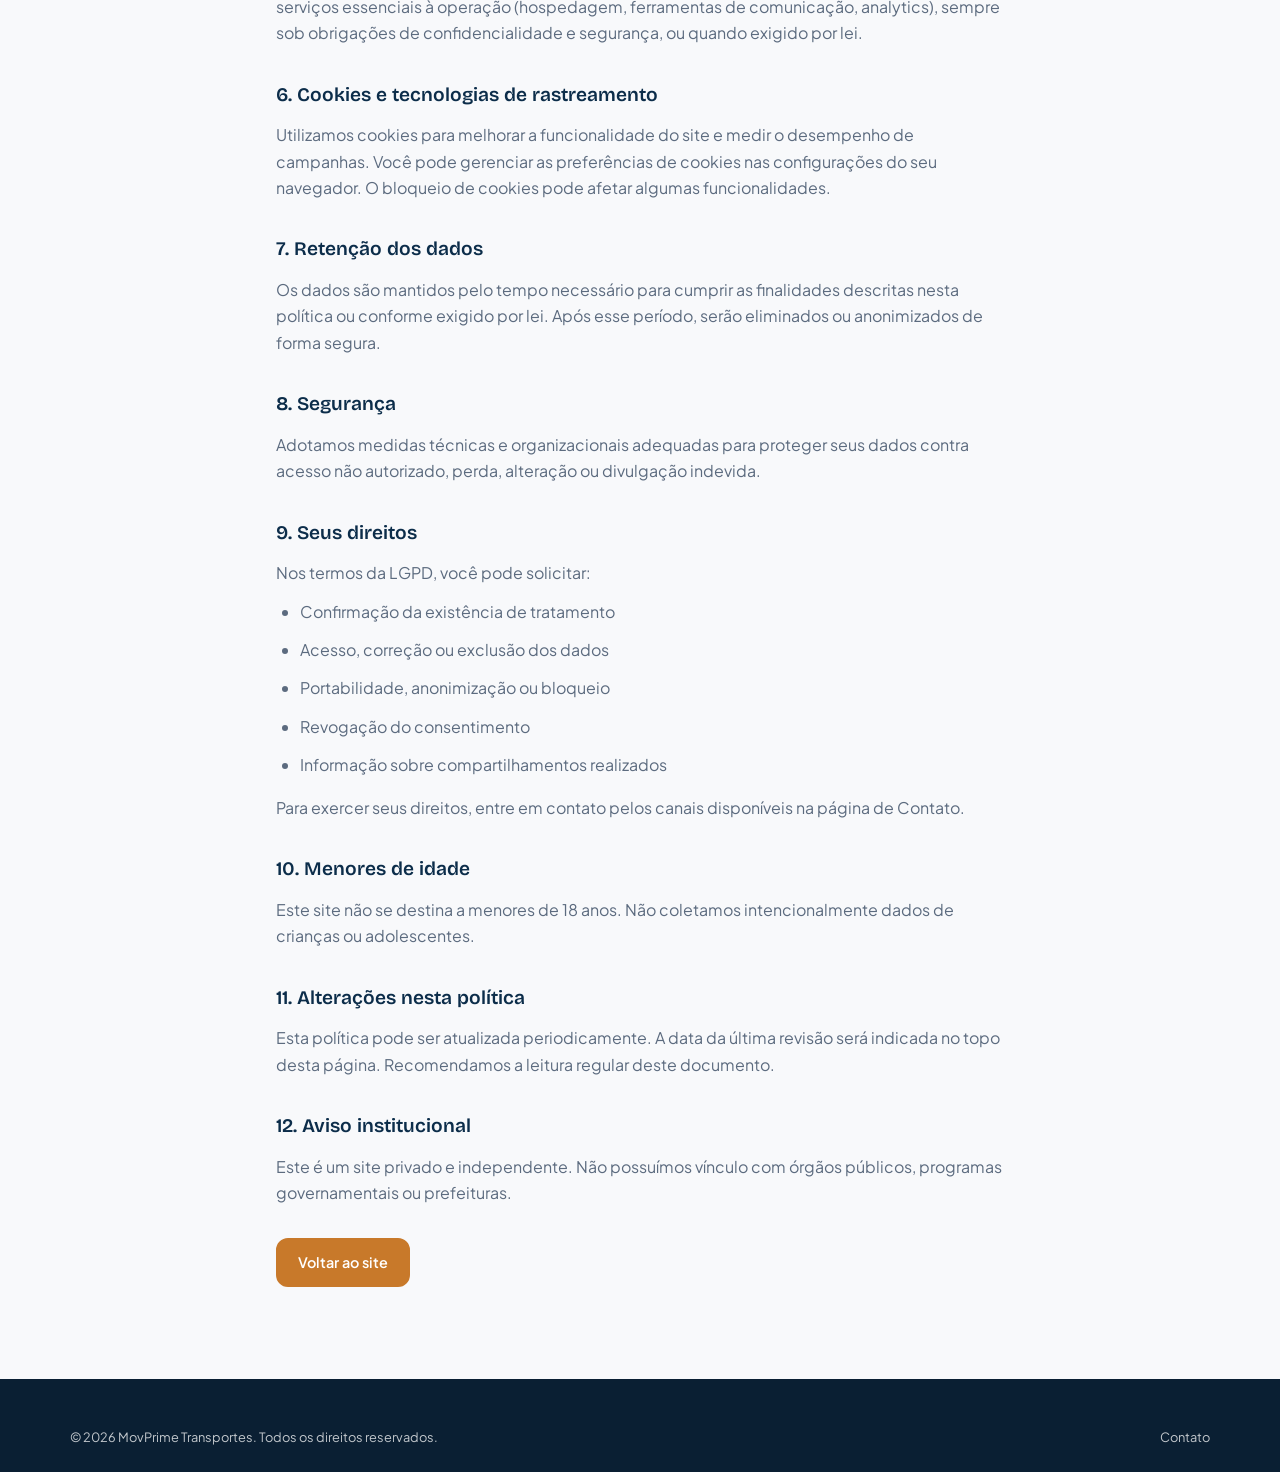
<file: politica-privacidade.html>
<!DOCTYPE html>
<html lang="pt-BR">
<head>
  <meta charset="UTF-8">
  <meta name="viewport" content="width=device-width, initial-scale=1.0">
  <meta name="description" content="Política de Privacidade da MovPrime Transportes. Saiba como tratamos seus dados pessoais.">
  <meta name="robots" content="index, follow">
  <title>Política de Privacidade | MovPrime</title>
  <link rel="preconnect" href="https://fonts.googleapis.com">
  <link rel="preconnect" href="https://fonts.gstatic.com" crossorigin>
  <link href="https://fonts.googleapis.com/css2?family=Bricolage+Grotesque:wght@600;700&family=Plus+Jakarta+Sans:wght@400;500;600;700&display=swap" rel="stylesheet">
  <link rel="stylesheet" href="assets/css/style.css">
</head>
<body>

  <div class="topbar" role="note">
    Empresa privada • Atendimento independente • Não possuímos vínculo governamental
  </div>

  <header class="header" role="banner">
    <div class="container header__inner">
      <a href="index.html" class="logo">Mov<span>Prime</span></a>
      <nav class="nav" id="main-nav" aria-label="Menu principal">
        <a href="index.html#inicio" class="nav__link">Início</a>
        <a href="index.html#servicos" class="nav__link">Serviços</a>
        <a href="index.html#sobre" class="nav__link">Sobre</a>
        <a href="index.html#contato" class="nav__link">Contato</a>
        <a href="politica-privacidade.html" class="nav__link">Política de Privacidade</a>
      </nav>
      <div class="header__actions">
        <a href="index.html#contato" class="btn btn--outline">Solicitar orçamento</a>
        <a href="index.html#contato" class="btn btn--whatsapp">WhatsApp</a>
        <button class="menu-toggle" type="button" aria-expanded="false" aria-controls="main-nav" aria-label="Abrir menu">
          <span></span><span></span><span></span>
        </button>
      </div>
    </div>
  </header>

  <div class="page-hero">
    <div class="container">
      <h1>Política de Privacidade</h1>
      <p>Última atualização: maio de 2026</p>
    </div>
  </div>

  <article class="legal-content container">
    <p>A MovPrime Transportes ("nós", "nosso" ou "empresa") respeita a sua privacidade e está comprometida com a proteção dos dados pessoais tratados por meio deste site. Esta Política de Privacidade descreve como coletamos, usamos, armazenamos e protegemos suas informações, em conformidade com a Lei Geral de Proteção de Dados (Lei nº 13.709/2018 — LGPD).</p>

    <h2>1. Identificação do controlador</h2>
    <p>Este site é operado por <strong>51.741.716 Marcos Paulo Silva Rodrigues</strong>, CNPJ <strong>51.741.716/0001-80</strong>, empresa privada de transportes e mudanças, sem vínculo com órgãos públicos, prefeituras ou programas governamentais. Endereço: Rua Principe de Nassau, 37, Casa 72, Jardim Iracema, CEP 60340-095, Fortaleza/CE. Contato: <a href="mailto:ramom2023marcos@gmail.com">ramom2023marcos@gmail.com</a> | (85) 99624-0802.</p>

    <h2>2. Dados que coletamos</h2>
    <p>Podemos coletar os seguintes dados pessoais, fornecidos voluntariamente por você:</p>
    <ul>
      <li>Nome completo</li>
      <li>Telefone e/ou WhatsApp</li>
      <li>Endereço de e-mail</li>
      <li>Cidade e estado</li>
      <li>Informações sobre o serviço solicitado e mensagens enviadas no formulário</li>
    </ul>
    <p>Também podemos coletar dados de navegação de forma automática, como endereço IP, tipo de navegador, páginas visitadas e data/hora de acesso, por meio de cookies e tecnologias similares.</p>

    <h2>3. Finalidade do tratamento</h2>
    <p>Utilizamos seus dados para:</p>
    <ul>
      <li>Responder solicitações de orçamento e dúvidas</li>
      <li>Prestar atendimento comercial e suporte</li>
      <li>Melhorar a experiência de navegação no site</li>
      <li>Cumprir obrigações legais e regulatórias</li>
      <li>Análise de desempenho de campanhas publicitárias (ex.: Google Ads), quando aplicável</li>
    </ul>

    <h2>4. Base legal</h2>
    <p>O tratamento de dados pessoais é realizado com base no consentimento do titular, na execução de contrato ou procedimentos preliminares, no legítimo interesse da empresa e no cumprimento de obrigação legal, conforme previsto na LGPD.</p>

    <h2>5. Compartilhamento de dados</h2>
    <p>Não vendemos seus dados pessoais. Podemos compartilhá-los apenas com prestadores de serviços essenciais à operação (hospedagem, ferramentas de comunicação, analytics), sempre sob obrigações de confidencialidade e segurança, ou quando exigido por lei.</p>

    <h2>6. Cookies e tecnologias de rastreamento</h2>
    <p>Utilizamos cookies para melhorar a funcionalidade do site e medir o desempenho de campanhas. Você pode gerenciar as preferências de cookies nas configurações do seu navegador. O bloqueio de cookies pode afetar algumas funcionalidades.</p>

    <h2>7. Retenção dos dados</h2>
    <p>Os dados são mantidos pelo tempo necessário para cumprir as finalidades descritas nesta política ou conforme exigido por lei. Após esse período, serão eliminados ou anonimizados de forma segura.</p>

    <h2>8. Segurança</h2>
    <p>Adotamos medidas técnicas e organizacionais adequadas para proteger seus dados contra acesso não autorizado, perda, alteração ou divulgação indevida.</p>

    <h2>9. Seus direitos</h2>
    <p>Nos termos da LGPD, você pode solicitar:</p>
    <ul>
      <li>Confirmação da existência de tratamento</li>
      <li>Acesso, correção ou exclusão dos dados</li>
      <li>Portabilidade, anonimização ou bloqueio</li>
      <li>Revogação do consentimento</li>
      <li>Informação sobre compartilhamentos realizados</li>
    </ul>
    <p>Para exercer seus direitos, entre em contato pelos canais disponíveis na página de <a href="index.html#contato">Contato</a>.</p>

    <h2>10. Menores de idade</h2>
    <p>Este site não se destina a menores de 18 anos. Não coletamos intencionalmente dados de crianças ou adolescentes.</p>

    <h2>11. Alterações nesta política</h2>
    <p>Esta política pode ser atualizada periodicamente. A data da última revisão será indicada no topo desta página. Recomendamos a leitura regular deste documento.</p>

    <h2>12. Aviso institucional</h2>
    <p>Este é um site privado e independente. Não possuímos vínculo com órgãos públicos, programas governamentais ou prefeituras.</p>

    <p style="margin-top:2rem"><a href="index.html" class="btn btn--primary">Voltar ao site</a></p>
  </article>

  <footer class="footer" role="contentinfo">
    <div class="container">
      <div class="footer__bottom" style="border-top:none;padding-top:0">
        <p>&copy; <span id="year"></span> MovPrime Transportes. Todos os direitos reservados.</p>
        <p><a href="index.html#contato" style="color:rgba(255,255,255,0.75)">Contato</a></p>
      </div>
    </div>
  </footer>

  <script>document.getElementById("year").textContent = new Date().getFullYear();</script>
  <script src="assets/js/main.js"></script>
</body>
</html>
</file>
<file: assets/css/style.css>
/* ============================================================
   MovPrime — Transportes e Mudanças
   Design: logística moderna, cores sóbrias, mobile-first
   ============================================================ */

:root {
  --color-bg: #f8f9fb;
  --color-surface: #ffffff;
  --color-text: #1a2332;
  --color-text-muted: #5c6b7f;
  --color-primary: #0c2d4a;
  --color-primary-light: #134066;
  --color-accent: #c8792a;
  --color-accent-hover: #a86422;
  --color-border: #e2e8f0;
  --color-topbar: #0a1f33;
  --color-success: #15803d;
  --font-display: "Bricolage Grotesque", system-ui, sans-serif;
  --font-body: "Plus Jakarta Sans", system-ui, sans-serif;
  --radius-sm: 6px;
  --radius-md: 12px;
  --radius-lg: 20px;
  --shadow-sm: 0 1px 3px rgba(12, 45, 74, 0.06);
  --shadow-md: 0 8px 30px rgba(12, 45, 74, 0.1);
  --shadow-lg: 0 20px 50px rgba(12, 45, 74, 0.12);
  --header-h: 72px;
  --topbar-h: 36px;
  --transition: 0.25s ease;
  --container: min(1140px, 100% - 2rem);
}

*,
*::before,
*::after {
  box-sizing: border-box;
  margin: 0;
  padding: 0;
}

html {
  scroll-behavior: smooth;
  scroll-padding-top: calc(var(--header-h) + var(--topbar-h) + 1rem);
}

body {
  font-family: var(--font-body);
  font-size: 1rem;
  line-height: 1.65;
  color: var(--color-text);
  background: var(--color-bg);
  -webkit-font-smoothing: antialiased;
}

img {
  max-width: 100%;
  height: auto;
  display: block;
}

a {
  color: inherit;
  text-decoration: none;
}

ul {
  list-style: none;
}

.container {
  width: var(--container);
  margin-inline: auto;
}

/* —— Top bar —— */
.topbar {
  background: var(--color-topbar);
  color: rgba(255, 255, 255, 0.88);
  font-size: 0.7rem;
  font-weight: 600;
  letter-spacing: 0.06em;
  text-transform: uppercase;
  text-align: center;
  padding: 0.55rem 1rem;
  line-height: 1.4;
}

/* —— Header —— */
.header {
  position: sticky;
  top: 0;
  z-index: 100;
  background: var(--color-surface);
  border-bottom: 1px solid var(--color-border);
  box-shadow: var(--shadow-sm);
  height: var(--header-h);
}

.header__inner {
  display: flex;
  align-items: center;
  justify-content: space-between;
  height: 100%;
  gap: 1.5rem;
}

.logo {
  font-family: var(--font-display);
  font-weight: 700;
  font-size: 1.35rem;
  color: var(--color-primary);
  letter-spacing: -0.02em;
  white-space: nowrap;
}

.logo span {
  color: var(--color-accent);
}

.nav {
  display: flex;
  align-items: center;
  gap: 0.25rem;
}

.nav__link {
  font-size: 0.9rem;
  font-weight: 500;
  color: var(--color-text-muted);
  padding: 0.5rem 0.75rem;
  border-radius: var(--radius-sm);
  transition: color var(--transition), background var(--transition);
}

.nav__link:hover,
.nav__link:focus-visible {
  color: var(--color-primary);
  background: rgba(12, 45, 74, 0.05);
}

.header__actions {
  display: flex;
  align-items: center;
  gap: 0.6rem;
}

/* —— Buttons —— */
.btn {
  display: inline-flex;
  align-items: center;
  justify-content: center;
  gap: 0.45rem;
  font-family: var(--font-body);
  font-size: 0.9rem;
  font-weight: 600;
  padding: 0.65rem 1.25rem;
  border-radius: var(--radius-md);
  border: 2px solid transparent;
  cursor: pointer;
  transition: background var(--transition), color var(--transition), border-color var(--transition), transform 0.15s ease;
  white-space: nowrap;
}

.btn:active {
  transform: scale(0.98);
}

.btn--primary {
  background: var(--color-accent);
  color: #fff;
  border-color: var(--color-accent);
}

.btn--primary:hover,
.btn--primary:focus-visible {
  background: var(--color-accent-hover);
  border-color: var(--color-accent-hover);
}

.btn--outline {
  background: transparent;
  color: var(--color-primary);
  border-color: var(--color-primary);
}

.btn--outline:hover,
.btn--outline:focus-visible {
  background: var(--color-primary);
  color: #fff;
}

.btn--whatsapp {
  background: #25d366;
  color: #fff;
  border-color: #25d366;
}

.btn--whatsapp:hover,
.btn--whatsapp:focus-visible {
  background: #1da851;
  border-color: #1da851;
}

.btn--lg {
  padding: 0.85rem 1.6rem;
  font-size: 1rem;
}

.btn--ghost {
  background: rgba(255, 255, 255, 0.12);
  color: #fff;
  border-color: rgba(255, 255, 255, 0.35);
}

.btn--ghost:hover,
.btn--ghost:focus-visible {
  background: rgba(255, 255, 255, 0.22);
}

.btn svg {
  width: 1.1em;
  height: 1.1em;
  flex-shrink: 0;
}

/* —— Mobile menu —— */
.menu-toggle {
  display: none;
  flex-direction: column;
  justify-content: center;
  gap: 5px;
  width: 40px;
  height: 40px;
  padding: 8px;
  background: none;
  border: none;
  cursor: pointer;
  border-radius: var(--radius-sm);
}

.menu-toggle span {
  display: block;
  height: 2px;
  background: var(--color-primary);
  border-radius: 2px;
  transition: transform var(--transition), opacity var(--transition);
}

.menu-toggle[aria-expanded="true"] span:nth-child(1) {
  transform: translateY(7px) rotate(45deg);
}

.menu-toggle[aria-expanded="true"] span:nth-child(2) {
  opacity: 0;
}

.menu-toggle[aria-expanded="true"] span:nth-child(3) {
  transform: translateY(-7px) rotate(-45deg);
}

/* —— Hero —— */
.hero {
  position: relative;
  background: linear-gradient(135deg, var(--color-primary) 0%, var(--color-primary-light) 55%, #1a5278 100%);
  color: #fff;
  padding: 4.5rem 0 5rem;
  overflow: hidden;
}

.hero::before {
  content: "";
  position: absolute;
  inset: 0;
  background:
    radial-gradient(ellipse 80% 60% at 90% 20%, rgba(200, 121, 42, 0.15) 0%, transparent 55%),
    url("data:image/svg+xml,%3Csvg width='60' height='60' viewBox='0 0 60 60' xmlns='http://www.w3.org/2000/svg'%3E%3Cg fill='none' fill-rule='evenodd'%3E%3Cg fill='%23ffffff' fill-opacity='0.03'%3E%3Cpath d='M36 34v-4h-2v4h-4v2h4v4h2v-4h4v-2h-4zm0-30V0h-2v4h-4v2h4v4h2V6h4V4h-4zM6 34v-4H4v4H0v2h4v4h2v-4h4v-2H6zM6 4V0H4v4H0v2h4v4h2V6h4V4H6z'/%3E%3C/g%3E%3C/g%3E%3C/svg%3E");
  pointer-events: none;
}

.hero__grid {
  position: relative;
  display: grid;
  grid-template-columns: 1fr 1fr;
  gap: 3rem;
  align-items: center;
}

.hero__badge {
  display: inline-flex;
  align-items: center;
  gap: 0.4rem;
  font-size: 0.75rem;
  font-weight: 600;
  text-transform: uppercase;
  letter-spacing: 0.05em;
  background: rgba(255, 255, 255, 0.1);
  border: 1px solid rgba(255, 255, 255, 0.2);
  padding: 0.35rem 0.85rem;
  border-radius: 100px;
  margin-bottom: 1.25rem;
}

.hero__badge svg {
  width: 14px;
  height: 14px;
  color: var(--color-accent);
}

.hero h1 {
  font-family: var(--font-display);
  font-size: clamp(1.85rem, 4vw, 2.75rem);
  font-weight: 700;
  line-height: 1.15;
  letter-spacing: -0.03em;
  margin-bottom: 1.25rem;
}

.hero__subtitle {
  font-size: 1.05rem;
  color: rgba(255, 255, 255, 0.82);
  max-width: 32rem;
  margin-bottom: 2rem;
}

.hero__cta {
  display: flex;
  flex-wrap: wrap;
  gap: 0.85rem;
}

.hero__visual {
  position: relative;
  display: flex;
  flex-direction: column;
  justify-content: center;
  align-items: center;
  padding-bottom: 2rem;
}

.hero__photo {
  margin: 0;
  width: 100%;
  max-width: 520px;
  border-radius: var(--radius-lg);
  overflow: hidden;
  box-shadow: var(--shadow-lg);
  border: 3px solid rgba(255, 255, 255, 0.12);
}

.hero__photo img {
  width: 100%;
  height: auto;
  aspect-ratio: 4 / 3;
  object-fit: cover;
  display: block;
}

.hero__card {
  position: absolute;
  bottom: -1.25rem;
  left: -1.25rem;
  right: 1.25rem;
  background: rgba(255, 255, 255, 0.1);
  backdrop-filter: blur(12px);
  border: 1px solid rgba(255, 255, 255, 0.18);
  border-radius: var(--radius-lg);
  padding: 1.5rem;
  max-width: 340px;
  box-shadow: var(--shadow-lg);
}

.hero__card-title {
  font-family: var(--font-display);
  font-size: 1.1rem;
  font-weight: 600;
  margin-bottom: 1.25rem;
  display: flex;
  align-items: center;
  gap: 0.5rem;
}

.hero__stats {
  display: grid;
  grid-template-columns: 1fr 1fr;
  gap: 1rem;
}

.hero__stat {
  background: rgba(255, 255, 255, 0.06);
  border-radius: var(--radius-md);
  padding: 1rem;
  text-align: center;
}

.hero__stat strong {
  display: block;
  font-family: var(--font-display);
  font-size: 1.5rem;
  font-weight: 700;
  color: var(--color-accent);
}

.hero__stat span {
  font-size: 0.8rem;
  color: rgba(255, 255, 255, 0.7);
}

.hero__features {
  margin-top: 1.25rem;
  display: flex;
  flex-direction: column;
  gap: 0.65rem;
}

.hero__feature {
  display: flex;
  align-items: center;
  gap: 0.6rem;
  font-size: 0.9rem;
  color: rgba(255, 255, 255, 0.88);
}

.hero__feature svg {
  width: 18px;
  height: 18px;
  color: #4ade80;
  flex-shrink: 0;
}

/* —— Sections —— */
.section {
  padding: 5rem 0;
}

.section--alt {
  background: var(--color-surface);
}

.section__header {
  text-align: center;
  max-width: 640px;
  margin: 0 auto 3rem;
}

.section__label {
  display: inline-block;
  font-size: 0.75rem;
  font-weight: 700;
  text-transform: uppercase;
  letter-spacing: 0.08em;
  color: var(--color-accent);
  margin-bottom: 0.6rem;
}

.section__title {
  font-family: var(--font-display);
  font-size: clamp(1.6rem, 3vw, 2.1rem);
  font-weight: 700;
  color: var(--color-primary);
  letter-spacing: -0.02em;
  margin-bottom: 0.75rem;
}

.section__desc {
  color: var(--color-text-muted);
  font-size: 1.05rem;
}

/* —— Services grid —— */
.services-grid {
  display: grid;
  grid-template-columns: repeat(4, 1fr);
  gap: 1.25rem;
}

.service-card {
  background: var(--color-surface);
  border: 1px solid var(--color-border);
  border-radius: var(--radius-md);
  padding: 1.5rem;
  transition: box-shadow var(--transition), border-color var(--transition), transform var(--transition);
}

.service-card:hover {
  box-shadow: var(--shadow-md);
  border-color: rgba(12, 45, 74, 0.15);
  transform: translateY(-3px);
}

.service-card__icon {
  width: 48px;
  height: 48px;
  display: flex;
  align-items: center;
  justify-content: center;
  background: rgba(12, 45, 74, 0.06);
  border-radius: var(--radius-md);
  color: var(--color-primary);
  margin-bottom: 1rem;
}

.service-card__icon svg {
  width: 24px;
  height: 24px;
}

.service-card h3 {
  font-family: var(--font-display);
  font-size: 1rem;
  font-weight: 600;
  color: var(--color-primary);
  margin-bottom: 0.4rem;
}

.service-card p {
  font-size: 0.875rem;
  color: var(--color-text-muted);
  line-height: 1.5;
}

/* —— Differentials —— */
.diff-grid {
  display: grid;
  grid-template-columns: repeat(3, 1fr);
  gap: 1.5rem;
}

.diff-item {
  display: flex;
  gap: 1rem;
  align-items: flex-start;
  padding: 1.5rem;
  background: var(--color-bg);
  border-radius: var(--radius-md);
  border: 1px solid var(--color-border);
}

.diff-item__icon {
  flex-shrink: 0;
  width: 44px;
  height: 44px;
  display: flex;
  align-items: center;
  justify-content: center;
  background: var(--color-primary);
  color: #fff;
  border-radius: var(--radius-sm);
}

.diff-item__icon svg {
  width: 22px;
  height: 22px;
}

.diff-item h3 {
  font-family: var(--font-display);
  font-size: 1rem;
  font-weight: 600;
  color: var(--color-primary);
  margin-bottom: 0.3rem;
}

.diff-item p {
  font-size: 0.875rem;
  color: var(--color-text-muted);
}

/* —— About —— */
.about-grid {
  display: grid;
  grid-template-columns: 1fr 1fr;
  gap: 3.5rem;
  align-items: center;
}

.about__content p {
  color: var(--color-text-muted);
  margin-bottom: 1rem;
}

.about__content p:last-of-type {
  margin-bottom: 1.75rem;
}

.values-grid {
  display: grid;
  grid-template-columns: 1fr 1fr;
  gap: 1rem;
}

.value-card {
  padding: 1.25rem;
  background: var(--color-surface);
  border: 1px solid var(--color-border);
  border-radius: var(--radius-md);
  border-left: 3px solid var(--color-accent);
}

.value-card h3 {
  font-family: var(--font-display);
  font-size: 0.95rem;
  font-weight: 600;
  color: var(--color-primary);
  margin-bottom: 0.35rem;
}

.value-card p {
  font-size: 0.85rem;
  color: var(--color-text-muted);
  margin: 0;
}

.about__image {
  margin: 0;
  position: relative;
  border-radius: var(--radius-lg);
  overflow: hidden;
  box-shadow: var(--shadow-md);
  border: 1px solid var(--color-border);
}

.about__image img {
  width: 100%;
  height: auto;
  aspect-ratio: 4 / 3;
  object-fit: cover;
  display: block;
}

.about__caption {
  position: absolute;
  bottom: 0;
  left: 0;
  right: 0;
  padding: 1rem 1.25rem;
  background: linear-gradient(transparent, rgba(12, 45, 74, 0.88));
  color: #fff;
  font-size: 0.9rem;
  font-weight: 600;
}

/* —— Contact —— */
.contact-grid {
  display: grid;
  grid-template-columns: 1fr 1.2fr;
  gap: 3rem;
  align-items: start;
}

.contact-info {
  display: flex;
  flex-direction: column;
  gap: 1.25rem;
}

.contact-item {
  display: flex;
  align-items: flex-start;
  gap: 1rem;
  padding: 1.25rem;
  background: var(--color-surface);
  border: 1px solid var(--color-border);
  border-radius: var(--radius-md);
}

.contact-item__icon {
  flex-shrink: 0;
  width: 44px;
  height: 44px;
  display: flex;
  align-items: center;
  justify-content: center;
  background: rgba(12, 45, 74, 0.06);
  border-radius: var(--radius-sm);
  color: var(--color-primary);
}

.contact-item__icon svg {
  width: 22px;
  height: 22px;
}

.contact-item h3 {
  font-size: 0.8rem;
  font-weight: 700;
  text-transform: uppercase;
  letter-spacing: 0.05em;
  color: var(--color-text-muted);
  margin-bottom: 0.2rem;
}

.contact-item a,
.contact-item p,
.contact-item__address {
  font-size: 1rem;
  font-weight: 500;
  color: var(--color-primary);
}

.contact-item__address {
  display: flex;
  flex-direction: column;
  gap: 0.15rem;
  line-height: 1.5;
}

.contact-item__address span {
  display: block;
}

.contact-item__action {
  font-size: 0.85rem;
  font-weight: 600;
  color: var(--color-accent);
  margin-left: 0.25rem;
}

.contact-item--address .contact-item__address {
  font-weight: 400;
  color: var(--color-text);
}

.footer__legal-name {
  font-size: 0.8rem;
  color: rgba(255, 255, 255, 0.55);
  margin-top: 0.5rem;
  line-height: 1.4;
}

.contact-item .placeholder {
  color: var(--color-text-muted);
  font-weight: 400;
  font-style: italic;
}

/* —— Form —— */
.form-card {
  background: var(--color-surface);
  border: 1px solid var(--color-border);
  border-radius: var(--radius-lg);
  padding: 2rem;
  box-shadow: var(--shadow-sm);
}

.form-card h3 {
  font-family: var(--font-display);
  font-size: 1.25rem;
  font-weight: 600;
  color: var(--color-primary);
  margin-bottom: 0.35rem;
}

.form-card > p {
  font-size: 0.9rem;
  color: var(--color-text-muted);
  margin-bottom: 1.5rem;
}

.form-group {
  margin-bottom: 1rem;
}

.form-group label {
  display: block;
  font-size: 0.85rem;
  font-weight: 600;
  color: var(--color-text);
  margin-bottom: 0.35rem;
}

.form-group input,
.form-group select,
.form-group textarea {
  width: 100%;
  font-family: var(--font-body);
  font-size: 0.95rem;
  padding: 0.7rem 0.9rem;
  border: 1px solid var(--color-border);
  border-radius: var(--radius-sm);
  background: var(--color-bg);
  color: var(--color-text);
  transition: border-color var(--transition), box-shadow var(--transition);
}

.form-group input:focus,
.form-group select:focus,
.form-group textarea:focus {
  outline: none;
  border-color: var(--color-primary);
  box-shadow: 0 0 0 3px rgba(12, 45, 74, 0.1);
}

.form-group textarea {
  resize: vertical;
  min-height: 100px;
}

.form-row {
  display: grid;
  grid-template-columns: 1fr 1fr;
  gap: 1rem;
}

.form-message {
  display: none;
  margin-top: 1rem;
  padding: 0.85rem 1rem;
  border-radius: var(--radius-sm);
  font-size: 0.9rem;
}

.form-message--success {
  display: block;
  background: #dcfce7;
  color: var(--color-success);
  border: 1px solid #86efac;
}

/* —— CTA band —— */
.cta-band {
  background: var(--color-primary);
  color: #fff;
  padding: 3.5rem 0;
  text-align: center;
}

.cta-band h2 {
  font-family: var(--font-display);
  font-size: clamp(1.4rem, 3vw, 1.85rem);
  font-weight: 700;
  margin-bottom: 0.75rem;
}

.cta-band p {
  color: rgba(255, 255, 255, 0.8);
  margin-bottom: 1.5rem;
  max-width: 520px;
  margin-inline: auto;
}

.cta-band__actions {
  display: flex;
  flex-wrap: wrap;
  justify-content: center;
  gap: 0.85rem;
}

/* —— Footer —— */
.footer {
  background: var(--color-topbar);
  color: rgba(255, 255, 255, 0.75);
  padding: 3rem 0 1.5rem;
}

.footer__grid {
  display: grid;
  grid-template-columns: 2fr 1fr 1fr;
  gap: 2.5rem;
  margin-bottom: 2.5rem;
}

.footer .logo {
  color: #fff;
  margin-bottom: 0.75rem;
  display: inline-block;
}

.footer__desc {
  font-size: 0.9rem;
  line-height: 1.6;
  max-width: 360px;
}

.footer__notice {
  margin-top: 1rem;
  padding: 0.85rem 1rem;
  background: rgba(255, 255, 255, 0.06);
  border-left: 3px solid var(--color-accent);
  border-radius: 0 var(--radius-sm) var(--radius-sm) 0;
  font-size: 0.8rem;
  line-height: 1.5;
  color: rgba(255, 255, 255, 0.65);
}

.footer h4 {
  font-family: var(--font-display);
  font-size: 0.85rem;
  font-weight: 600;
  color: #fff;
  text-transform: uppercase;
  letter-spacing: 0.05em;
  margin-bottom: 1rem;
}

.footer__links a {
  display: block;
  font-size: 0.9rem;
  padding: 0.3rem 0;
  transition: color var(--transition);
}

.footer__links a:hover {
  color: #fff;
}

.footer__bottom {
  border-top: 1px solid rgba(255, 255, 255, 0.1);
  padding-top: 1.5rem;
  display: flex;
  flex-wrap: wrap;
  justify-content: space-between;
  align-items: center;
  gap: 0.75rem;
  font-size: 0.8rem;
}

/* —— Privacy page —— */
.page-hero {
  background: var(--color-primary);
  color: #fff;
  padding: 3rem 0;
  text-align: center;
}

.page-hero h1 {
  font-family: var(--font-display);
  font-size: clamp(1.6rem, 3vw, 2.2rem);
  font-weight: 700;
  margin-bottom: 0.5rem;
}

.page-hero p {
  color: rgba(255, 255, 255, 0.75);
  font-size: 0.95rem;
}

.legal-content {
  max-width: 760px;
  margin: 0 auto;
  padding: 3rem 1rem 5rem;
}

.legal-content h2 {
  font-family: var(--font-display);
  font-size: 1.2rem;
  font-weight: 600;
  color: var(--color-primary);
  margin: 2rem 0 0.75rem;
}

.legal-content h2:first-child {
  margin-top: 0;
}

.legal-content p,
.legal-content li {
  color: var(--color-text-muted);
  margin-bottom: 0.75rem;
}

.legal-content ul {
  list-style: disc;
  padding-left: 1.5rem;
  margin-bottom: 1rem;
}

/* —— Responsive —— */
@media (max-width: 1024px) {
  .services-grid {
    grid-template-columns: repeat(2, 1fr);
  }

  .diff-grid {
    grid-template-columns: repeat(2, 1fr);
  }
}

@media (max-width: 900px) {
  .hero__grid,
  .about-grid,
  .contact-grid {
    grid-template-columns: 1fr;
  }

  .hero__visual {
    order: -1;
    margin-bottom: 2rem;
  }

  .hero__card {
    position: static;
    max-width: 100%;
    margin-top: 1rem;
  }

  .hero__photo {
    max-width: 100%;
  }

  .footer__grid {
    grid-template-columns: 1fr 1fr;
  }
}

@media (max-width: 768px) {
  :root {
    --header-h: 64px;
  }

  .menu-toggle {
    display: flex;
  }

  .nav {
    position: fixed;
    top: calc(var(--header-h) + var(--topbar-h));
    left: 0;
    right: 0;
    background: var(--color-surface);
    flex-direction: column;
    align-items: stretch;
    padding: 1rem;
    border-bottom: 1px solid var(--color-border);
    box-shadow: var(--shadow-md);
    transform: translateY(-120%);
    opacity: 0;
    visibility: hidden;
    transition: transform var(--transition), opacity var(--transition), visibility var(--transition);
  }

  .nav.is-open {
    transform: translateY(0);
    opacity: 1;
    visibility: visible;
  }

  .nav__link {
    padding: 0.85rem 1rem;
    font-size: 1rem;
  }

  .header__actions .btn--outline {
    display: none;
  }

  .diff-grid {
    grid-template-columns: 1fr;
  }

  .form-row {
    grid-template-columns: 1fr;
  }

  .footer__grid {
    grid-template-columns: 1fr;
  }
}

@media (max-width: 480px) {
  .services-grid {
    grid-template-columns: 1fr;
  }

  .values-grid {
    grid-template-columns: 1fr;
  }

  .hero__cta {
    flex-direction: column;
  }

  .hero__cta .btn {
    width: 100%;
  }

  .topbar {
    font-size: 0.62rem;
  }
}

@media (prefers-reduced-motion: reduce) {
  html {
    scroll-behavior: auto;
  }

  *,
  *::before,
  *::after {
    transition-duration: 0.01ms !important;
  }
}
</file>
